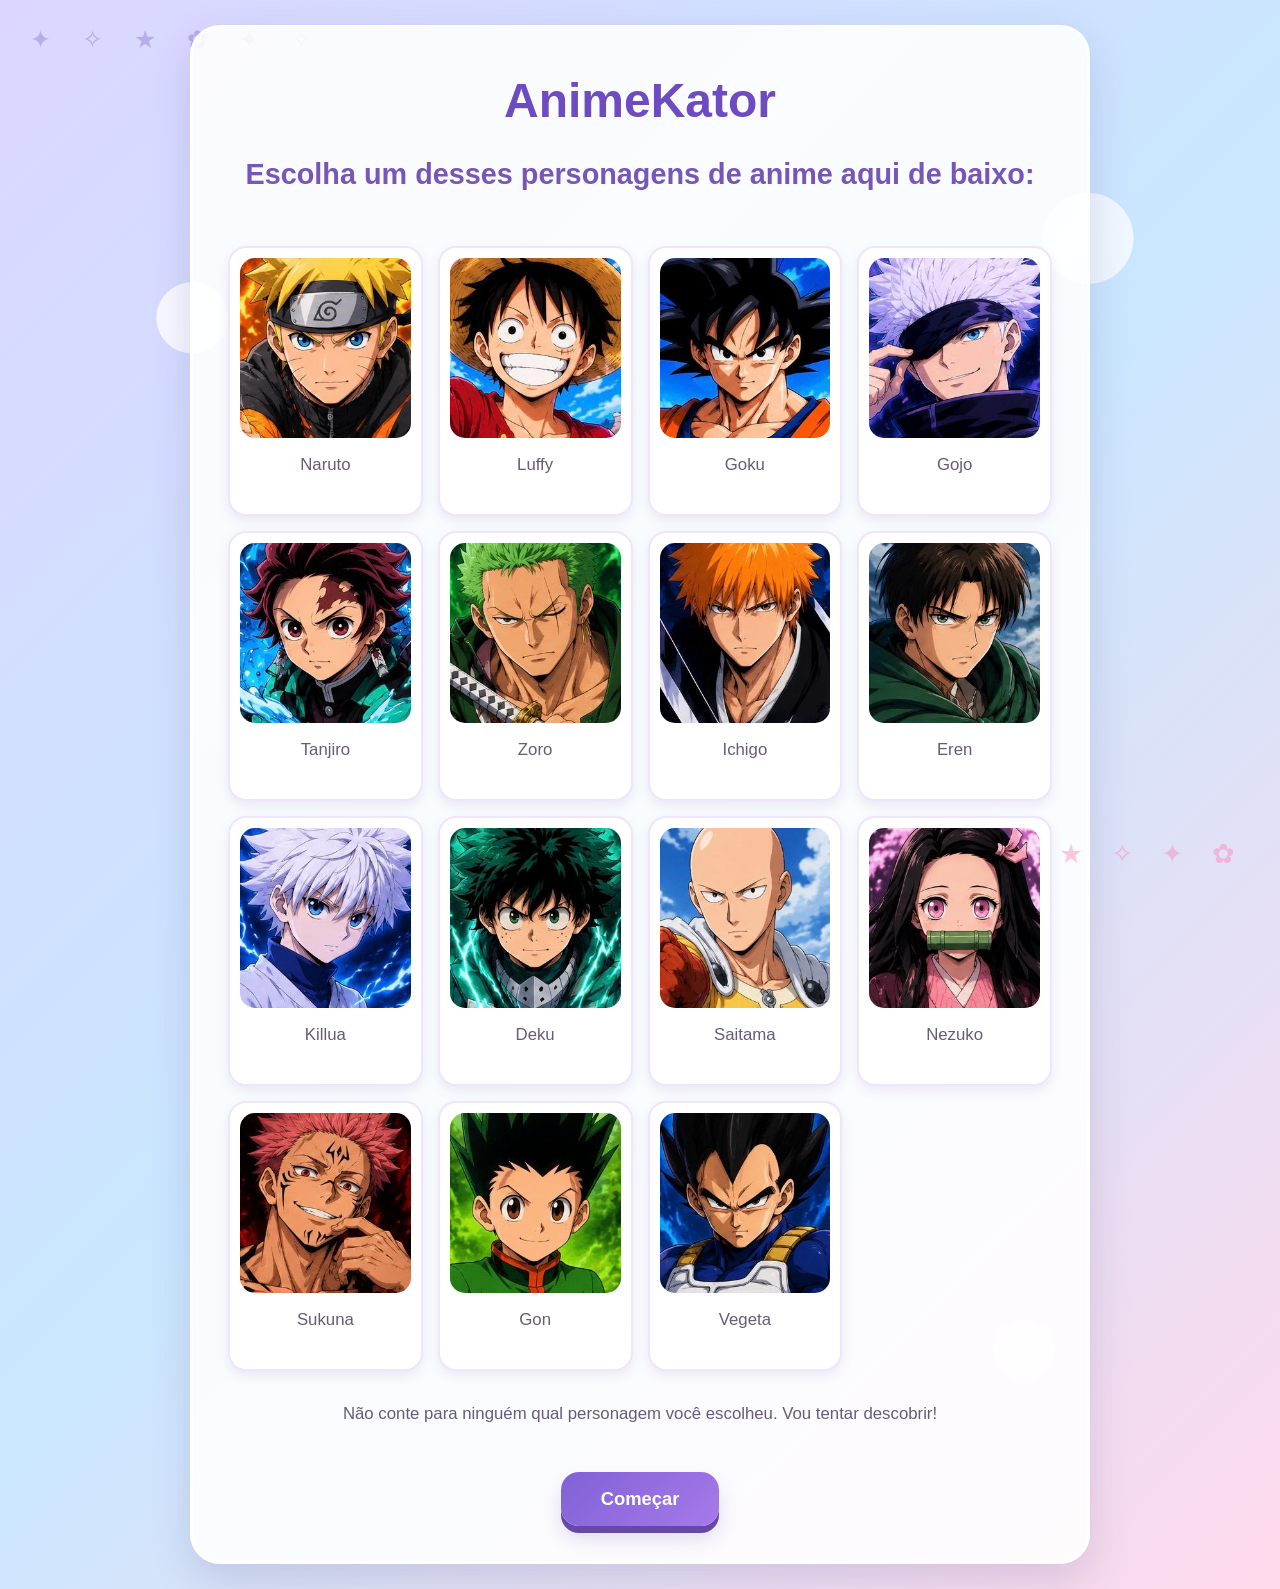
<file: index.html>
<!DOCTYPE html>
<html lang="pt-br">

<head>
    <meta charset="UTF-8">

    <meta name="viewport" content="width=device-width, initial-scale=1.0">

    <title>AnimeKator</title>

    <link rel="stylesheet" href="style.css">
</head>

<body>

    <main class="container">

        <!-- =========================
             TELA INICIAL
        ========================== -->

        <section id="start-screen" class="screen active">

            <h1>AnimeKator</h1>

            <h2>Escolha um desses personagens de anime aqui de baixo:</h2>

            <div class="characters-grid">

                <!-- 1 -->
                <div class="character">
                    <img src="img/naruto.jpg.jpeg" alt="Naruto">
                    <p>Naruto</p>
                </div>

                <!-- 2 -->
                <div class="character">
                    <img src="img/luffy.jpg.jpeg" alt="Luffy">
                    <p>Luffy</p>
                </div>

                <!-- 3 -->
                <div class="character">
                    <img src="img/goku.jpg.jpeg" alt="Goku">
                    <p>Goku</p>
                </div>

                <!-- 4 -->
                <div class="character">
                    <img src="img/gojo.jpg.jpeg" alt="Gojo">
                    <p>Gojo</p>
                </div>

                <!-- 5 -->
                <div class="character">
                    <img src="img/tanjiro.jpg.jpeg" alt="Tanjiro">
                    <p>Tanjiro</p>
                </div>

                <!-- 6 -->
                <div class="character">
                    <img src="img/zoro.jpg.jpeg" alt="Zoro">
                    <p>Zoro</p>
                </div>

                <!-- 7 -->
                <div class="character">
                    <img src="img/ichigo.jpg.jpeg" alt="Ichigo">
                    <p>Ichigo</p>
                </div>

                <!-- 8 -->
                <div class="character">
                    <img src="img/eren.jpg" alt="Eren">
                    <p>Eren</p>
                </div>

                <!-- 9 -->
                <div class="character">
                    <img src="img/killua.jpg.jpeg" alt="Killua">
                    <p>Killua</p>
                </div>

                <!-- 10 -->
                <div class="character">
                    <img src="img/deku.jpg.jpeg" alt="Deku">
                    <p>Deku</p>
                </div>

                <!-- 11 -->
                <div class="character">
                    <img src="img/saitama.jpg.jpeg" alt="Saitama">
                    <p>Saitama</p>
                </div>

                <!-- 12 -->
                <div class="character">
                    <img src="img/nezuko.jpg.jpeg" alt="Nezuko">
                    <p>Nezuko</p>
                </div>

                <!-- 13 -->
                <div class="character">
                    <img src="img/sukuna.jpg.jpeg" alt="Sukuna">
                    <p>Sukuna</p>
                </div>

                <!-- 14 -->
                <div class="character">
                    <img src="img/gon.jpg.jpeg" alt="Gon">
                    <p>Gon</p>
                </div>

                <!-- 15 - CORINGA -->
                <div class="character">
                    <img src="img/vegeta.jpg.jpeg" alt="Vegeta">
                    <p>Vegeta</p>
                </div>

            </div>

            <p>
                Não conte para ninguém qual personagem você escolheu.
                Vou tentar descobrir!
            </p>

            <button id="start-button" class="btn">
                Começar
            </button>

        </section>


        <!-- =========================
             TELA DO JOGO
        ========================== -->

        <section id="game-screen" class="screen">

            <h2 id="question-text" class="question">
                O personagem que você escolheu está neste cartão?
            </h2>

            <div id="card-display" class="card">
                <!-- O JavaScript coloca os personagens aqui -->
            </div>

            <div class="button-group">

                <button
                    data-answer="yes"
                    class="btn yes">
                    Sim
                </button>

                <button
                    data-answer="no"
                    class="btn no">
                    Não
                </button>

            </div>

        </section>


        <!-- =========================
             TELA DE RESULTADO
        ========================== -->

        <section id="result-screen" class="screen">

            <h2 class="result-intro">
                Acho que descobri!
            </h2>

            <div id="result-number" class="result-number-display">
            </div>

            <div id="result-image" class="result-image-display">
            </div>

            <div id="explanation" class="explanation-box">

                <h3 class="explanation-title">
                    Como eu adivinhei?
                </h3>

                <p id="explanation-text" class="explanation-content">
                </p>

            </div>

            <button id="play-again-button" class="btn">
                Jogar Novamente
            </button>

        </section>

    </main>


    <!-- JavaScript do jogo -->
    <script src="script.js"></script>

</body>

</html>
</file>
<file: style.css>
/* ================================
   ANIMEKATOR - ESTILO
   ================================ */

* {
    margin: 0;
    padding: 0;
    box-sizing: border-box;
}

body {
    font-family: "Trebuchet MS", "Arial Rounded MT Bold", Arial, sans-serif;
    min-height: 100vh;

    /* Fundo suave e divertido */
    background:
        radial-gradient(circle at 15% 20%, rgba(255, 255, 255, 0.8) 0 35px, transparent 36px),
        radial-gradient(circle at 85% 15%, rgba(255, 255, 255, 0.7) 0 45px, transparent 46px),
        radial-gradient(circle at 80% 85%, rgba(255, 255, 255, 0.6) 0 30px, transparent 31px),
        linear-gradient(135deg, #dcd6ff, #c9e7ff, #ffd9ec);

    color: #3d3155;
    display: flex;
    justify-content: center;
    align-items: center;

    padding: 25px;

    position: relative;
    overflow-x: hidden;
}


/* ================================
   DECORAÇÕES DO FUNDO
   ================================ */

body::before {
    content: "✦  ✧  ★  ✿  ✦  ✧";
    position: fixed;
    top: 25px;
    left: 30px;

    color: rgba(120, 95, 190, 0.35);
    font-size: 25px;
    letter-spacing: 12px;

    pointer-events: none;
}

body::after {
    content: "★  ✧  ✦  ✿";
    position: fixed;
    bottom: 30px;
    right: 35px;

    color: rgba(255, 120, 170, 0.4);
    font-size: 27px;
    letter-spacing: 10px;

    pointer-events: none;
}


/* ================================
   CONTAINER PRINCIPAL
   ================================ */

.container {
    width: 100%;
    max-width: 900px;
    text-align: center;

    background: rgba(255, 255, 255, 0.88);

    border-radius: 30px;

    padding: 35px;

    box-shadow:
        0 15px 40px rgba(90, 70, 130, 0.18);

    border: 3px solid rgba(255, 255, 255, 0.9);

    position: relative;
}


/* ================================
   TÍTULOS
   ================================ */

h1 {
    font-size: 3rem;

    color: #6d4cc2;

    margin-bottom: 10px;

    font-weight: 900;

    text-shadow:
        2px 2px 0 #ffffff;
}

h2 {
    font-size: 1.8rem;

    color: #7657b8;

    margin-bottom: 15px;
}

p {
    color: #665b78;

    font-size: 1.05rem;

    line-height: 1.6;
}


/* ================================
   TELA INICIAL
   ================================ */

#start-screen {
    display: flex;
    flex-direction: column;
    align-items: center;
    justify-content: center;

    min-height: 500px;
}

#start-screen h1 {
    margin-top: 10px;
}

#start-screen p {
    max-width: 600px;
    margin: 10px auto 25px;
}


/* ================================
   BOTÕES
   ================================ */

button {
    border: none;

    font-family: inherit;

    font-size: 1rem;

    font-weight: bold;

    cursor: pointer;

    border-radius: 18px;

    padding: 14px 28px;

    transition:
        transform 0.2s ease,
        box-shadow 0.2s ease,
        background 0.2s ease;
}


/* Botão principal */

#start-button {
    background: linear-gradient(135deg, #8062d6, #a779e8);

    color: white;

    padding: 16px 40px;

    font-size: 1.15rem;

    box-shadow:
        0 7px 0 #6548a7,
        0 12px 20px rgba(100, 70, 160, 0.2);
}

#start-button:hover {
    transform: translateY(-3px);

    box-shadow:
        0 10px 0 #6548a7,
        0 15px 25px rgba(100, 70, 160, 0.25);
}

#start-button:active {
    transform: translateY(4px);

    box-shadow:
        0 3px 0 #6548a7;
}


/* ================================
   TELA DO JOGO
   ================================ */

#game-screen {
    display: none;
}

.game-header {
    margin-bottom: 20px;
}


/* Indicador da carta */

#card-counter {
    display: inline-block;

    background: #f1eaff;

    color: #7252b3;

    padding: 8px 18px;

    border-radius: 20px;

    font-size: 0.9rem;

    font-weight: bold;

    margin-bottom: 15px;
}


/* ================================
   CARTA
   ================================ */

.card {
    background: linear-gradient(
        145deg,
        #ffffff,
        #f8f4ff
    );

    border-radius: 25px;

    padding: 25px;

    margin: 20px auto;

    max-width: 750px;

    border: 3px solid #e7dcff;

    box-shadow:
        0 10px 25px rgba(90, 70, 130, 0.12);

    position: relative;
}


/* Detalhe decorativo da carta */

.card::before {
    content: "✦";

    position: absolute;

    top: 12px;
    left: 18px;

    color: #e7a8d2;

    font-size: 22px;
}

.card::after {
    content: "✧";

    position: absolute;

    bottom: 10px;
    right: 18px;

    color: #9e8be0;

    font-size: 24px;
}


/* Título da carta */

.card h2 {
    margin-bottom: 20px;

    font-size: 1.6rem;
}


/* ================================
   GRID DOS PERSONAGENS
   ================================ */

.characters-grid {
    display: grid;

    grid-template-columns: repeat(4, 1fr);

    gap: 15px;

    margin-top: 20px;
}


/* ================================
   PERSONAGENS
   ================================ */

.character {
    background: white;

    border-radius: 18px;

    padding: 10px;

    border: 2px solid #eee5ff;

    box-shadow:
        0 5px 12px rgba(90, 70, 130, 0.1);

    transition:
        transform 0.2s ease,
        box-shadow 0.2s ease;
}

.character:hover {
    transform: translateY(-5px) rotate(-1deg);

    box-shadow:
        0 10px 18px rgba(90, 70, 130, 0.16);
}

.character img {
    width: 100%;
    height: 180px;
    aspect-ratio: 1 / 1;
    object-fit: cover;
    object-position: center;
    border-radius: 15px;
}
}

.character p {
    font-size: 0.85rem;

    font-weight: bold;

    margin-top: 8px;

    color: #5d4b78;
}


/* ================================
   ÁREA DAS RESPOSTAS
   ================================ */

.answers {
    display: flex;

    justify-content: center;

    gap: 20px;

    margin-top: 25px;
}


/* SIM */

#yes-button {
    background: #ff91bd;

    color: white;

    box-shadow:
        0 6px 0 #d96d99;
}

#yes-button:hover {
    background: #ff7faf;

    transform: translateY(-3px);
}


/* NÃO */

#no-button {
    background: #8e7bd4;

    color: white;

    box-shadow:
        0 6px 0 #6b5aae;
}

#no-button:hover {
    background: #7b67c7;

    transform: translateY(-3px);
}


/* ================================
   TELA DE RESULTADO
   ================================ */

#result-screen {
    display: none;

    min-height: 500px;

    align-items: center;

    justify-content: center;

    flex-direction: column;
}

#result-screen h2 {
    font-size: 2rem;

    margin-bottom: 10px;
}


/* Imagem do personagem descoberto */

#result-image {
    width: 260px;

    height: 320px;

    object-fit: cover;

    border-radius: 25px;

    border: 6px solid white;

    box-shadow:
        0 12px 30px rgba(80, 60, 120, 0.2);

    margin: 20px 0;
}


/* Nome do personagem */

#result-name {
    font-size: 2rem;

    font-weight: 900;

    color: #704fc0;

    margin-bottom: 20px;
}


/* Botão jogar novamente */

#restart-button {
    background: linear-gradient(
        135deg,
        #ff91bd,
        #e878ad
    );

    color: white;

    padding: 14px 30px;

    box-shadow:
        0 6px 0 #c45c91;
}

#restart-button:hover {
    transform: translateY(-3px);

    box-shadow:
        0 9px 0 #c45c91;
}


/* ================================
   ANIMAÇÕES
   ================================ */

@keyframes aparecer {
    from {
        opacity: 0;
        transform: translateY(15px);
    }

    to {
        opacity: 1;
        transform: translateY(0);
    }
}

.container {
    animation: aparecer 0.5s ease;
}


/* ================================
   RESPONSIVIDADE
   ================================ */

@media (max-width: 700px) {

    body {
        padding: 15px;
    }

    .container {
        padding: 22px 15px;

        border-radius: 22px;
    }

    h1 {
        font-size: 2.2rem;
    }

    h2 {
        font-size: 1.5rem;
    }

    .characters-grid {
        grid-template-columns: repeat(3, 1fr);

        gap: 10px;
    }

    .character img {
        height: 110px;
    }

    .answers {
        gap: 12px;
    }

    button {
        padding: 12px 22px;
    }

    #result-image {
        width: 220px;

        height: 280px;
    }
}


@media (max-width: 450px) {

    .characters-grid {
        grid-template-columns: repeat(2, 1fr);
    }

    .character img {
        height: 130px;
    }

    .answers {
        flex-direction: column;

        align-items: center;
    }

    .answers button {
        width: 80%;
    }

    h1 {
        font-size: 1.9rem;
    }
}
    /* CORREÇÃO DAS TELAS DO JOGO */

.screen {
    display: none !important;
    flex-direction: column;
    align-items: center;
    gap: 20px;
}

.screen.active {
    display: flex !important;
}
    .result-image-display {
    margin-bottom: 35px;
}

.explanation-box {
    margin-top: 10px;
    padding: 15px 20px;
}

.explanation-title {
    margin-bottom: 12px;
}

.explanation-content {
    margin-top: 5px;
    line-height: 1.5;
}
    .result-image-display {
    margin-bottom: 35px;
}

.explanation-box {
    margin-top: 20px;
}

.explanation-title {
    margin-bottom: 15px;
}

.explanation-content {
    margin-top: 10px;
    line-height: 1.6;
}
    /* Ajuste da imagem e explicação do resultado */
#result-image {
    display: block;
    margin-bottom: 40px;
}

#result-image img {
    display: block;
    margin: 0 auto;
}

.explanation-box {
    position: relative;
    margin-top: 30px;
    clear: both;
}

.explanation-title {
    position: relative;
    margin-top: 20px;
    margin-bottom: 15px;
    z-index: 2;
}

.explanation-content {
    position: relative;
    margin-top: 10px;
    line-height: 1.6;
}
</file>
